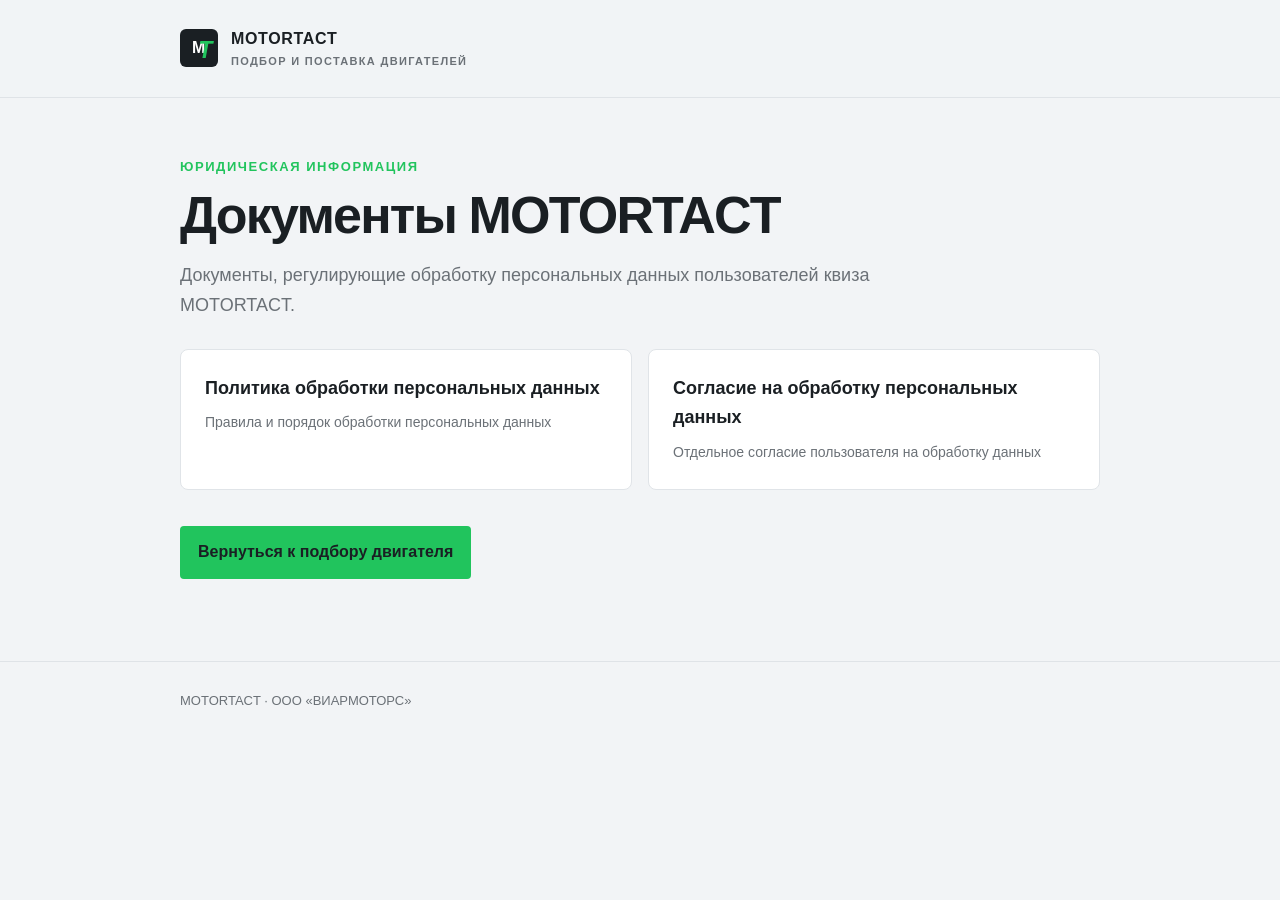
<file: index.html>
<!doctype html><html lang="ru"><head><meta charset="utf-8"><meta name="viewport" content="width=device-width,initial-scale=1"><title>MOTORTACT — юридическая информация</title><meta name="robots" content="noindex,follow"><link rel="stylesheet" href="assets/style.css"></head><body><header class="top"><div class="wrap"><a class="brand" href="https://motortact.com/"><span class="mark">M</span><span>MOTORTACT<small>подбор и поставка двигателей</small></span></a></div></header><main class="wrap"><section class="hero"><div class="eyebrow">Юридическая информация</div><h1>Документы MOTORTACT</h1><p class="lead">Документы, регулирующие обработку персональных данных пользователей квиза MOTORTACT.</p><div class="docs"><a class="doc" href="privacy/"><strong>Политика обработки персональных данных</strong><span>Правила и порядок обработки персональных данных</span></a><a class="doc" href="consent/"><strong>Согласие на обработку персональных данных</strong><span>Отдельное согласие пользователя на обработку данных</span></a></div><a class="button" href="https://motortact.com/">Вернуться к подбору двигателя</a></section></main><footer class="footer"><div class="wrap">MOTORTACT · ООО «ВИАРМОТОРС»</div></footer></body></html>
</file>
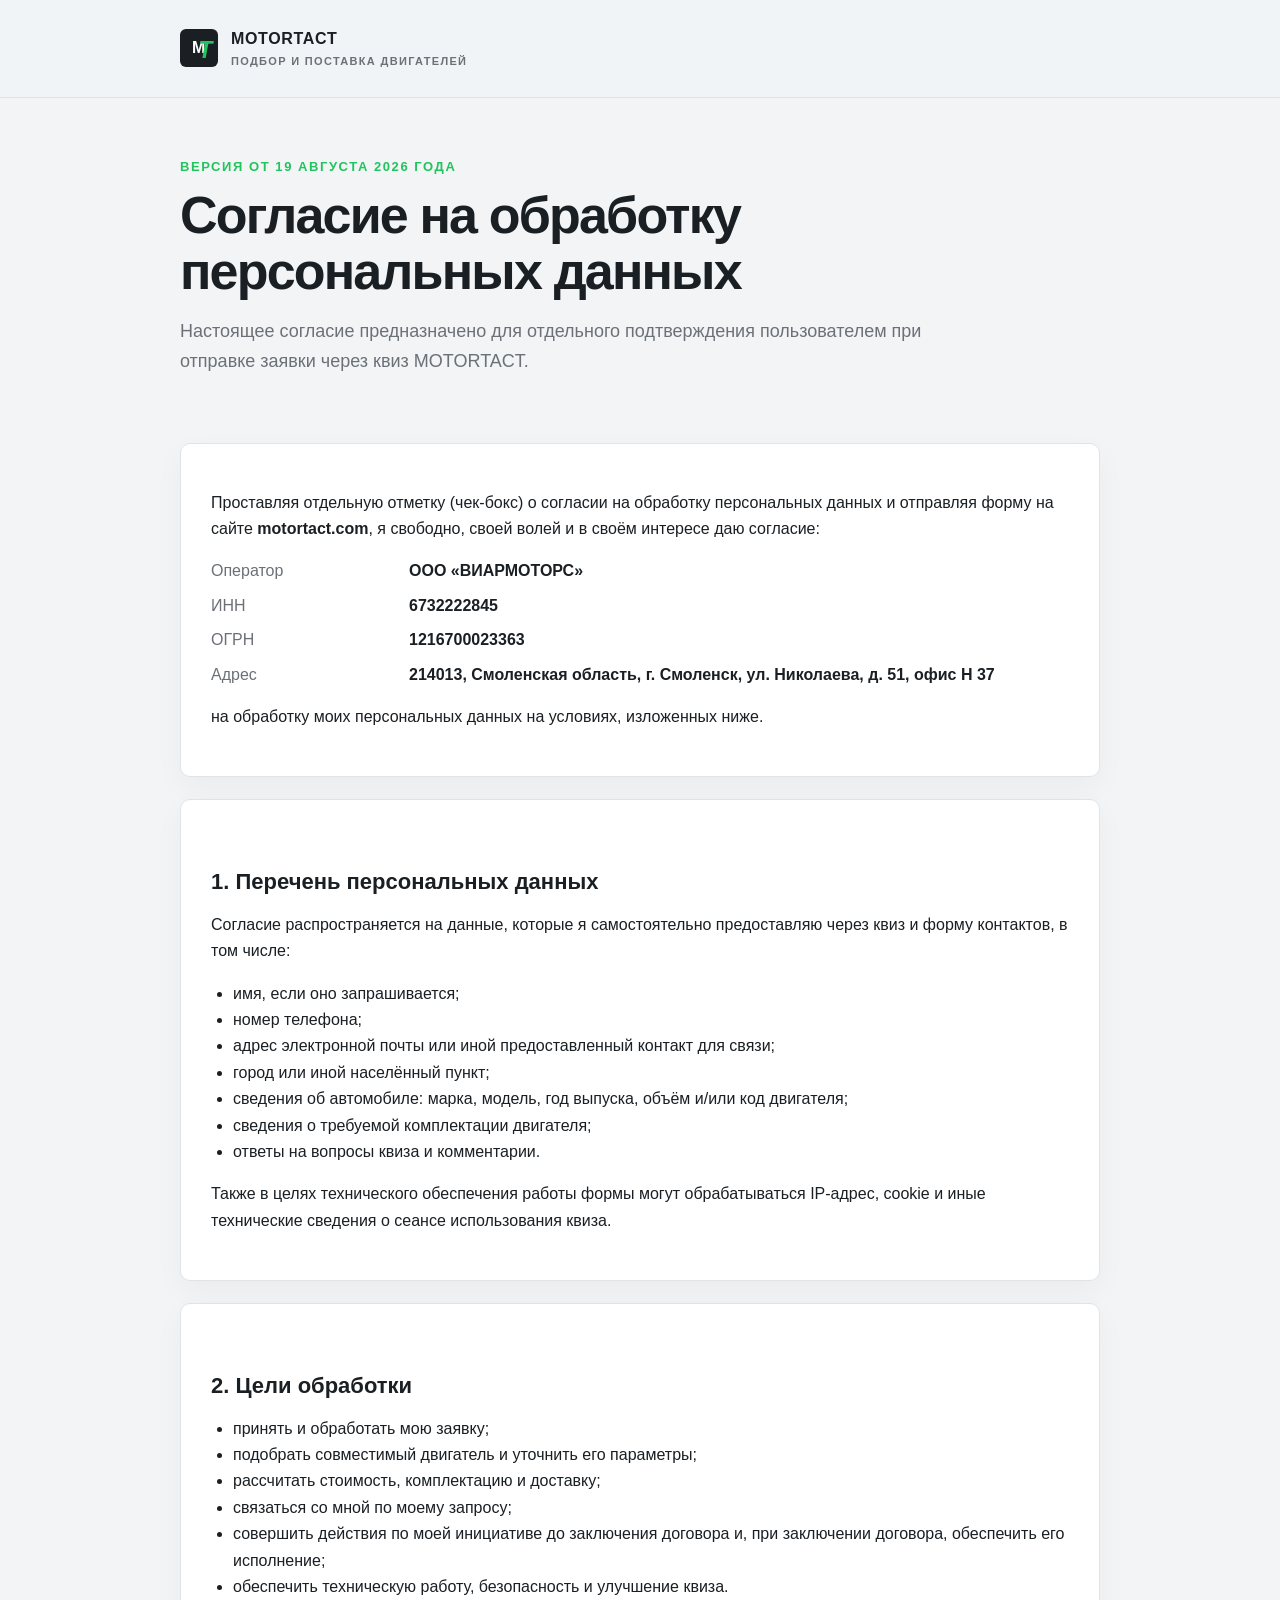
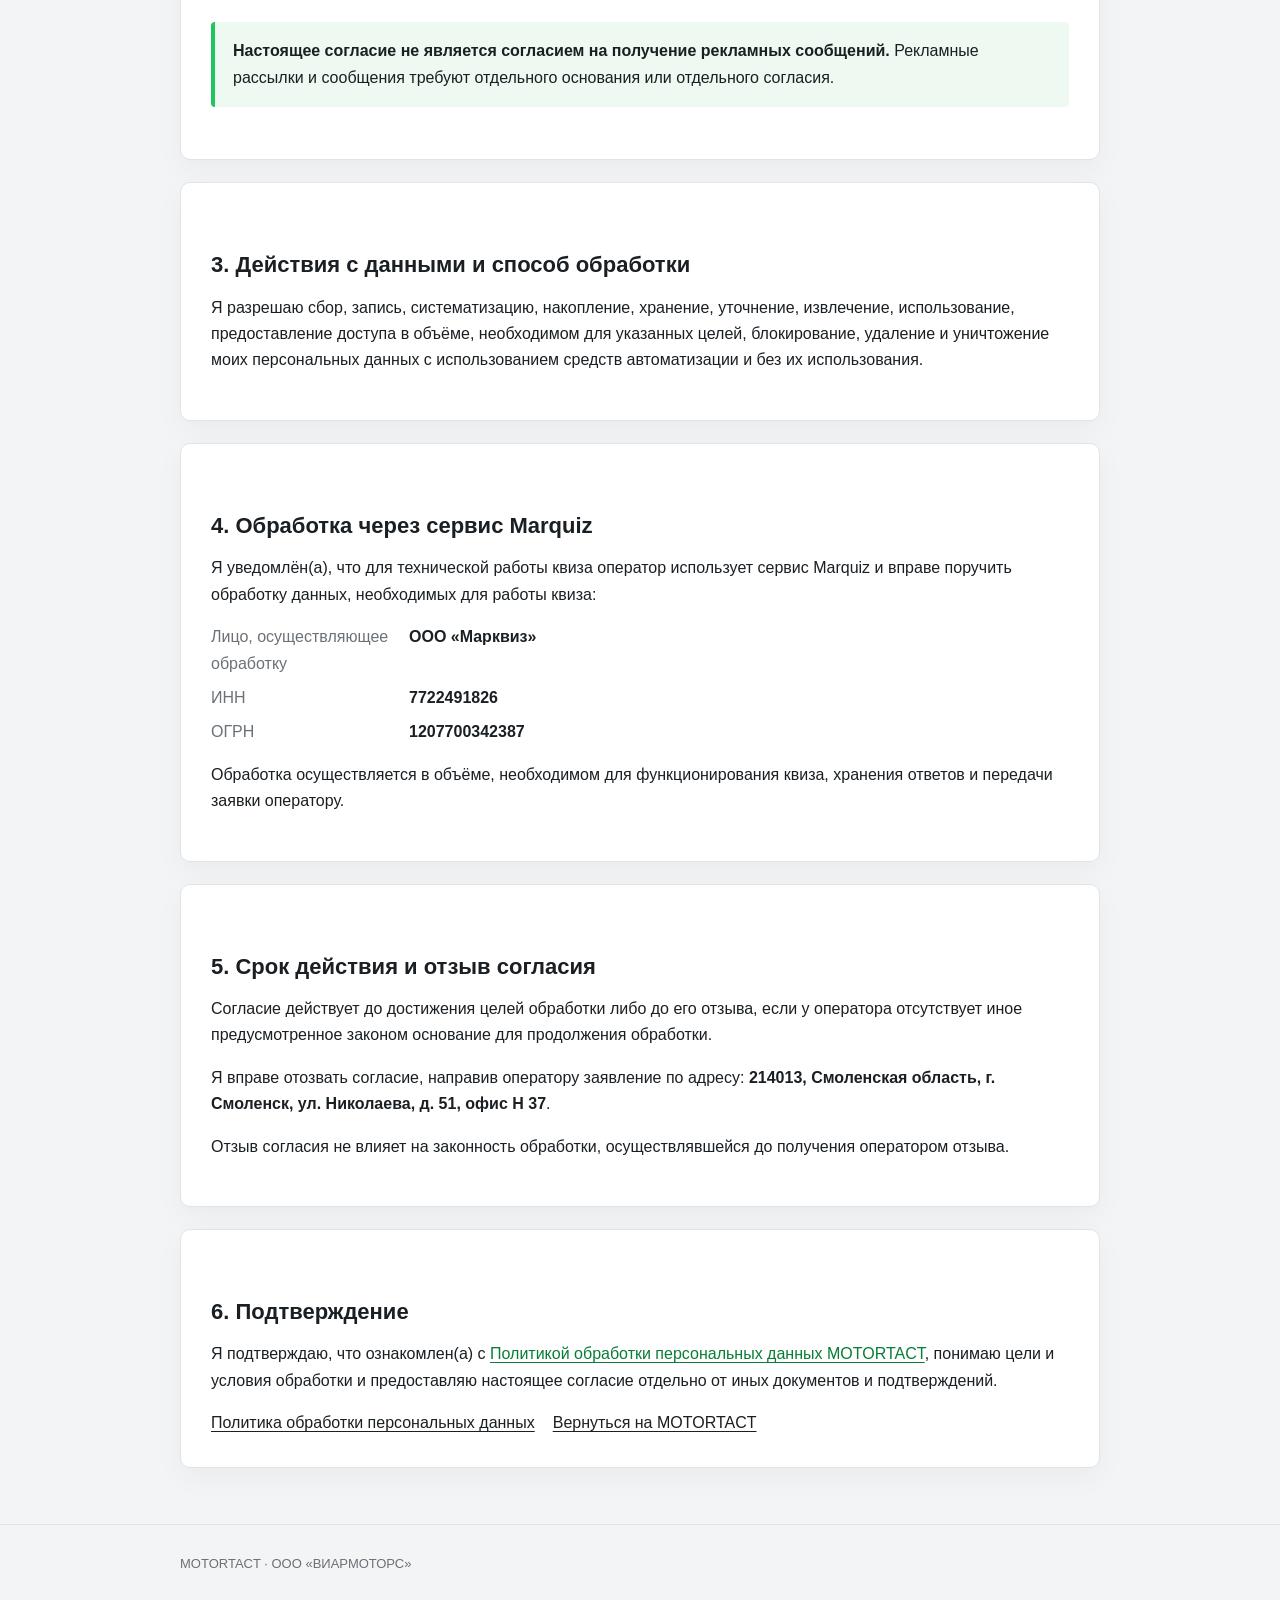
<file: consent/index.html>
<!doctype html><html lang="ru"><head><meta charset="utf-8"><meta name="viewport" content="width=device-width,initial-scale=1"><title>Согласие на обработку персональных данных — MOTORTACT</title><meta name="description" content="Согласие пользователя MOTORTACT на обработку персональных данных."><meta name="robots" content="index,follow"><link rel="stylesheet" href="../assets/style.css"></head><body><header class="top"><div class="wrap"><a class="brand" href="https://motortact.com/"><span class="mark">M</span><span>MOTORTACT<small>подбор и поставка двигателей</small></span></a></div></header><main class="wrap"><section class="hero"><div class="eyebrow">Версия от 19 августа 2026 года</div><h1>Согласие на обработку персональных данных</h1><p class="lead">Настоящее согласие предназначено для отдельного подтверждения пользователем при отправке заявки через квиз MOTORTACT.</p></section><section class="card"><p>Проставляя отдельную отметку (чек-бокс) о согласии на обработку персональных данных и отправляя форму на сайте <strong>motortact.com</strong>, я свободно, своей волей и в своём интересе даю согласие:</p><dl class="meta"><dt>Оператор</dt><dd>ООО «ВИАРМОТОРС»</dd><dt>ИНН</dt><dd>6732222845</dd><dt>ОГРН</dt><dd>1216700023363</dd><dt>Адрес</dt><dd>214013, Смоленская область, г. Смоленск, ул. Николаева, д. 51, офис Н 37</dd></dl><p>на обработку моих персональных данных на условиях, изложенных ниже.</p></section><section class="card"><h2>1. Перечень персональных данных</h2><p>Согласие распространяется на данные, которые я самостоятельно предоставляю через квиз и форму контактов, в том числе:</p><ul><li>имя, если оно запрашивается;</li><li>номер телефона;</li><li>адрес электронной почты или иной предоставленный контакт для связи;</li><li>город или иной населённый пункт;</li><li>сведения об автомобиле: марка, модель, год выпуска, объём и/или код двигателя;</li><li>сведения о требуемой комплектации двигателя;</li><li>ответы на вопросы квиза и комментарии.</li></ul><p>Также в целях технического обеспечения работы формы могут обрабатываться IP-адрес, cookie и иные технические сведения о сеансе использования квиза.</p></section><section class="card"><h2>2. Цели обработки</h2><ul><li>принять и обработать мою заявку;</li><li>подобрать совместимый двигатель и уточнить его параметры;</li><li>рассчитать стоимость, комплектацию и доставку;</li><li>связаться со мной по моему запросу;</li><li>совершить действия по моей инициативе до заключения договора и, при заключении договора, обеспечить его исполнение;</li><li>обеспечить техническую работу, безопасность и улучшение квиза.</li></ul><div class="notice"><strong>Настоящее согласие не является согласием на получение рекламных сообщений.</strong> Рекламные рассылки и сообщения требуют отдельного основания или отдельного согласия.</div></section><section class="card"><h2>3. Действия с данными и способ обработки</h2><p>Я разрешаю сбор, запись, систематизацию, накопление, хранение, уточнение, извлечение, использование, предоставление доступа в объёме, необходимом для указанных целей, блокирование, удаление и уничтожение моих персональных данных с использованием средств автоматизации и без их использования.</p></section><section class="card"><h2>4. Обработка через сервис Marquiz</h2><p>Я уведомлён(а), что для технической работы квиза оператор использует сервис Marquiz и вправе поручить обработку данных, необходимых для работы квиза:</p><dl class="meta"><dt>Лицо, осуществляющее обработку</dt><dd>ООО «Марквиз»</dd><dt>ИНН</dt><dd>7722491826</dd><dt>ОГРН</dt><dd>1207700342387</dd></dl><p>Обработка осуществляется в объёме, необходимом для функционирования квиза, хранения ответов и передачи заявки оператору.</p></section><section class="card"><h2>5. Срок действия и отзыв согласия</h2><p>Согласие действует до достижения целей обработки либо до его отзыва, если у оператора отсутствует иное предусмотренное законом основание для продолжения обработки.</p><p>Я вправе отозвать согласие, направив оператору заявление по адресу: <strong>214013, Смоленская область, г. Смоленск, ул. Николаева, д. 51, офис Н 37</strong>.</p><p>Отзыв согласия не влияет на законность обработки, осуществлявшейся до получения оператором отзыва.</p></section><section class="card"><h2>6. Подтверждение</h2><p>Я подтверждаю, что ознакомлен(а) с <a href="../privacy/">Политикой обработки персональных данных MOTORTACT</a>, понимаю цели и условия обработки и предоставляю настоящее согласие отдельно от иных документов и подтверждений.</p><div class="links"><a href="../privacy/">Политика обработки персональных данных</a><a href="https://motortact.com/">Вернуться на MOTORTACT</a></div></section></main><footer class="footer"><div class="wrap">MOTORTACT · ООО «ВИАРМОТОРС»</div></footer></body></html>
</file>
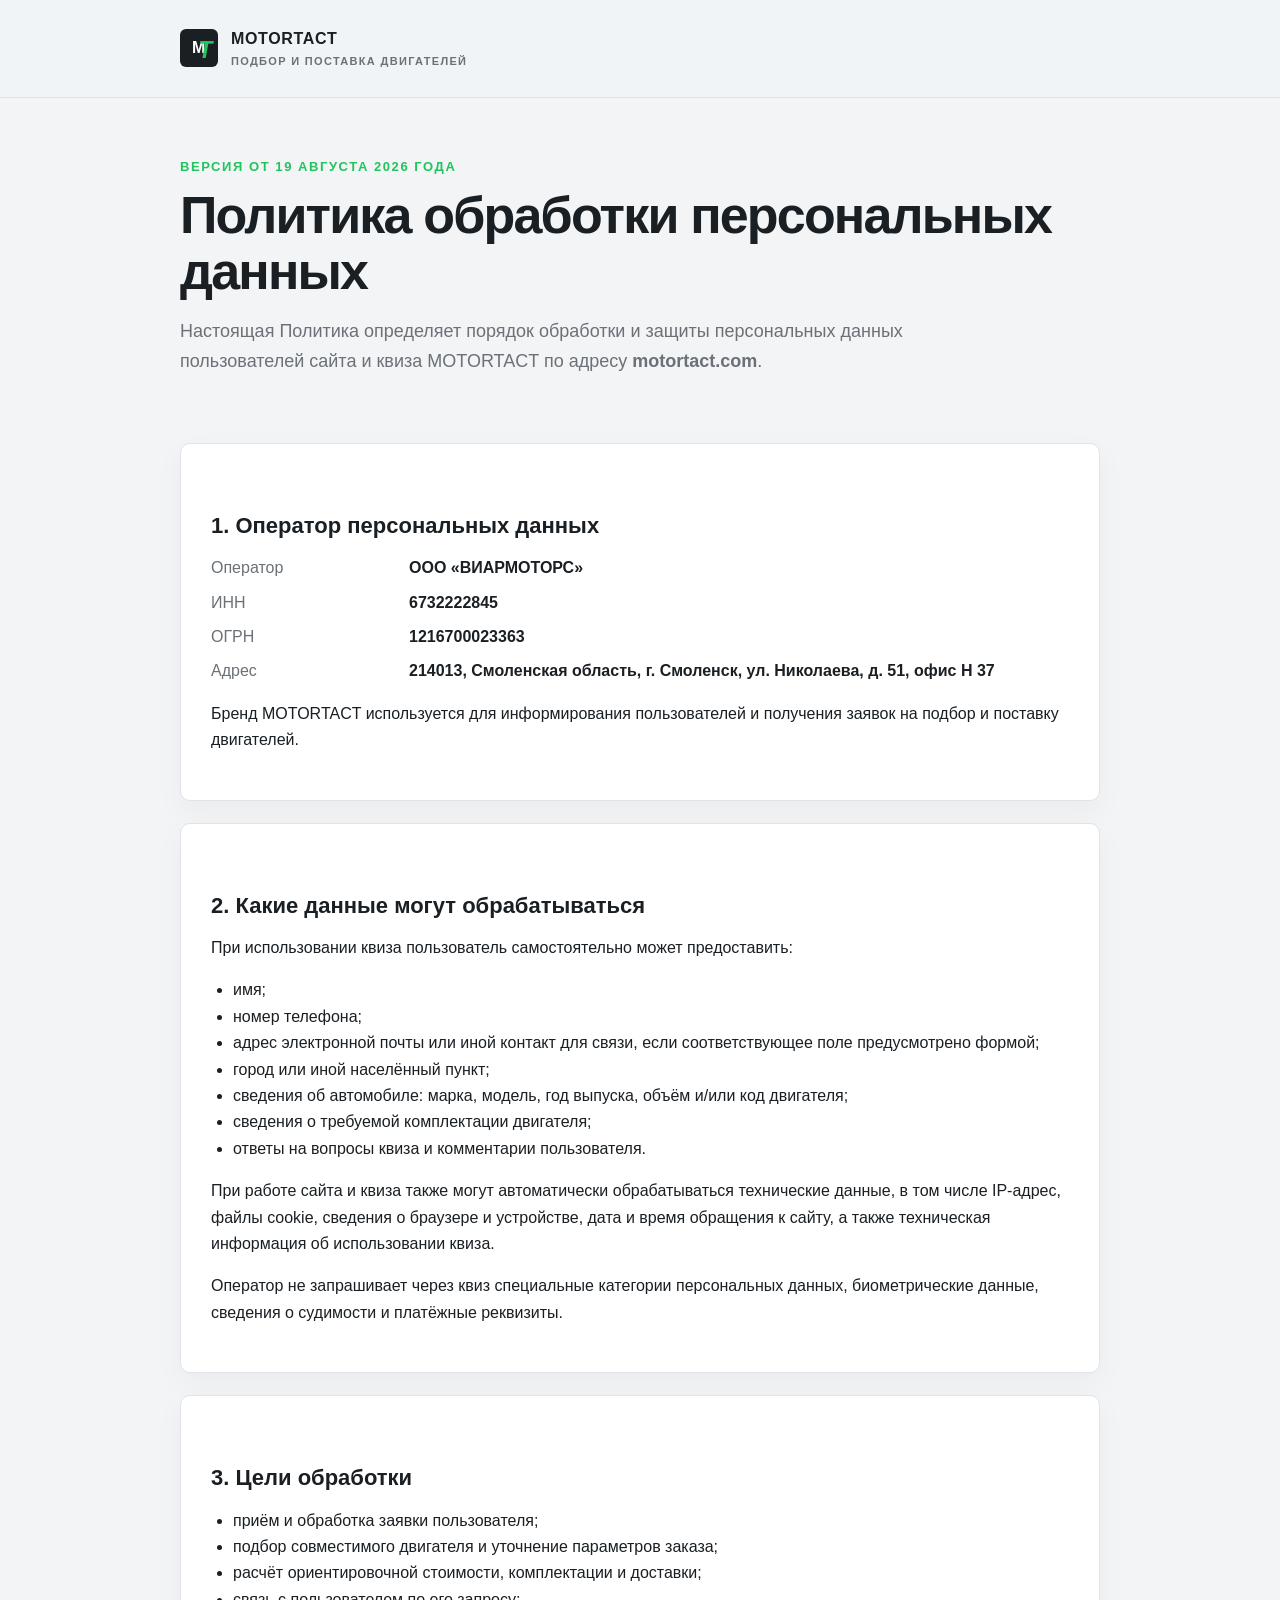
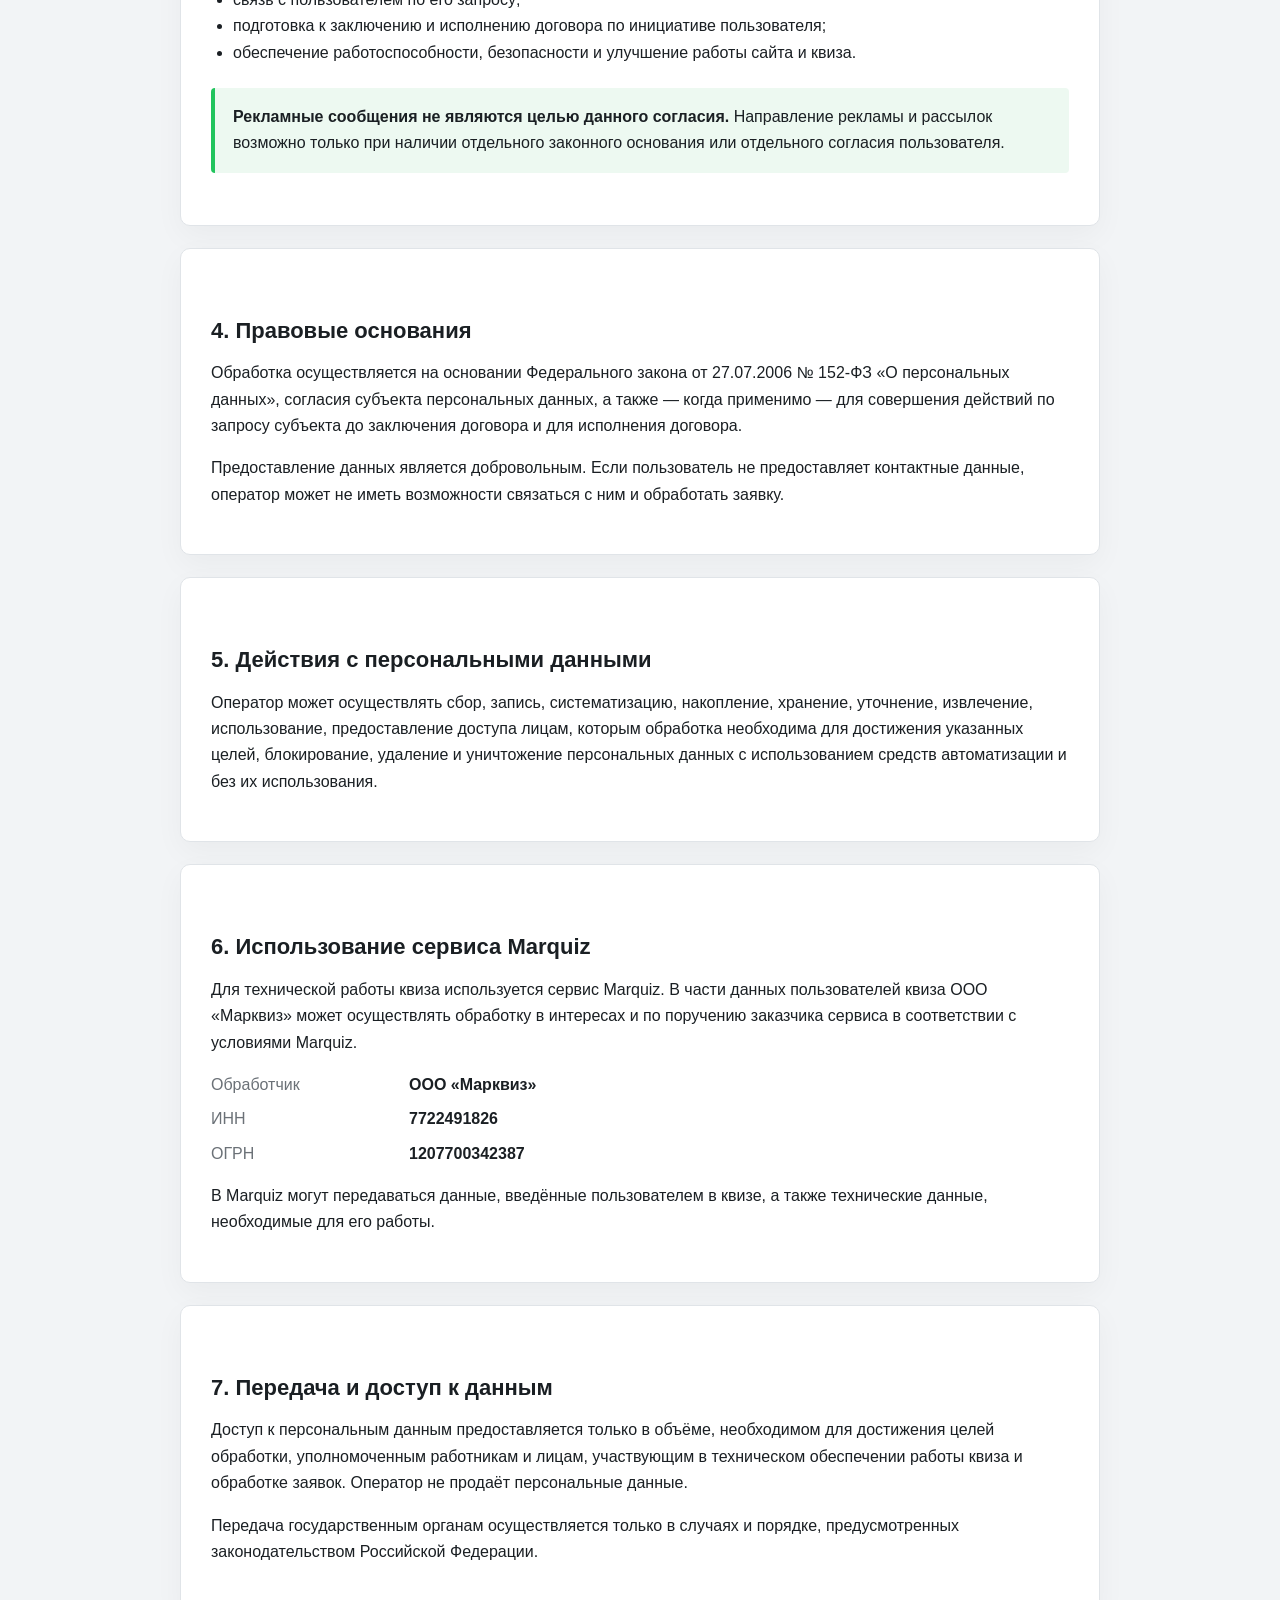
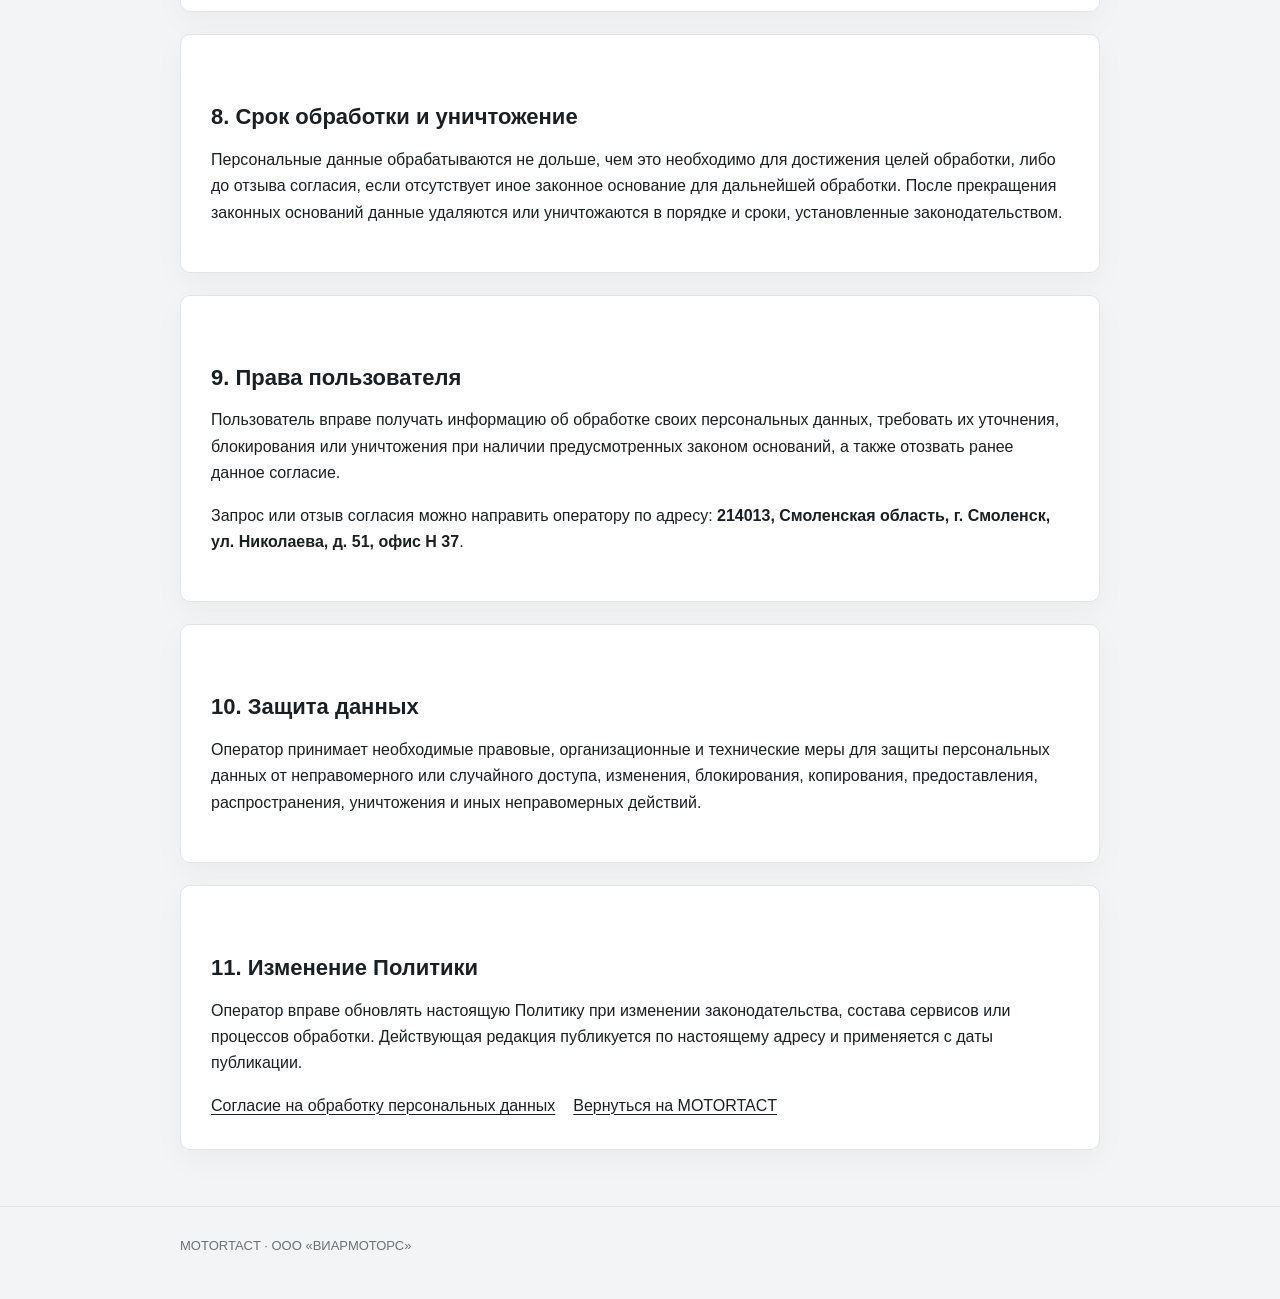
<file: privacy/index.html>
<!doctype html><html lang="ru"><head><meta charset="utf-8"><meta name="viewport" content="width=device-width,initial-scale=1"><title>Политика обработки персональных данных — MOTORTACT</title><meta name="description" content="Политика обработки персональных данных пользователей MOTORTACT."><meta name="robots" content="index,follow"><link rel="stylesheet" href="../assets/style.css"></head><body><header class="top"><div class="wrap"><a class="brand" href="https://motortact.com/"><span class="mark">M</span><span>MOTORTACT<small>подбор и поставка двигателей</small></span></a></div></header><main class="wrap"><section class="hero"><div class="eyebrow">Версия от 19 августа 2026 года</div><h1>Политика обработки персональных данных</h1><p class="lead">Настоящая Политика определяет порядок обработки и защиты персональных данных пользователей сайта и квиза MOTORTACT по адресу <strong>motortact.com</strong>.</p></section><section class="card"><h2>1. Оператор персональных данных</h2><dl class="meta"><dt>Оператор</dt><dd>ООО «ВИАРМОТОРС»</dd><dt>ИНН</dt><dd>6732222845</dd><dt>ОГРН</dt><dd>1216700023363</dd><dt>Адрес</dt><dd>214013, Смоленская область, г. Смоленск, ул. Николаева, д. 51, офис Н 37</dd></dl><p>Бренд MOTORTACT используется для информирования пользователей и получения заявок на подбор и поставку двигателей.</p></section><section class="card"><h2>2. Какие данные могут обрабатываться</h2><p>При использовании квиза пользователь самостоятельно может предоставить:</p><ul><li>имя;</li><li>номер телефона;</li><li>адрес электронной почты или иной контакт для связи, если соответствующее поле предусмотрено формой;</li><li>город или иной населённый пункт;</li><li>сведения об автомобиле: марка, модель, год выпуска, объём и/или код двигателя;</li><li>сведения о требуемой комплектации двигателя;</li><li>ответы на вопросы квиза и комментарии пользователя.</li></ul><p>При работе сайта и квиза также могут автоматически обрабатываться технические данные, в том числе IP-адрес, файлы cookie, сведения о браузере и устройстве, дата и время обращения к сайту, а также техническая информация об использовании квиза.</p><p>Оператор не запрашивает через квиз специальные категории персональных данных, биометрические данные, сведения о судимости и платёжные реквизиты.</p></section><section class="card"><h2>3. Цели обработки</h2><ul><li>приём и обработка заявки пользователя;</li><li>подбор совместимого двигателя и уточнение параметров заказа;</li><li>расчёт ориентировочной стоимости, комплектации и доставки;</li><li>связь с пользователем по его запросу;</li><li>подготовка к заключению и исполнению договора по инициативе пользователя;</li><li>обеспечение работоспособности, безопасности и улучшение работы сайта и квиза.</li></ul><div class="notice"><strong>Рекламные сообщения не являются целью данного согласия.</strong> Направление рекламы и рассылок возможно только при наличии отдельного законного основания или отдельного согласия пользователя.</div></section><section class="card"><h2>4. Правовые основания</h2><p>Обработка осуществляется на основании Федерального закона от 27.07.2006 № 152-ФЗ «О персональных данных», согласия субъекта персональных данных, а также — когда применимо — для совершения действий по запросу субъекта до заключения договора и для исполнения договора.</p><p>Предоставление данных является добровольным. Если пользователь не предоставляет контактные данные, оператор может не иметь возможности связаться с ним и обработать заявку.</p></section><section class="card"><h2>5. Действия с персональными данными</h2><p>Оператор может осуществлять сбор, запись, систематизацию, накопление, хранение, уточнение, извлечение, использование, предоставление доступа лицам, которым обработка необходима для достижения указанных целей, блокирование, удаление и уничтожение персональных данных с использованием средств автоматизации и без их использования.</p></section><section class="card"><h2>6. Использование сервиса Marquiz</h2><p>Для технической работы квиза используется сервис Marquiz. В части данных пользователей квиза ООО «Марквиз» может осуществлять обработку в интересах и по поручению заказчика сервиса в соответствии с условиями Marquiz.</p><dl class="meta"><dt>Обработчик</dt><dd>ООО «Марквиз»</dd><dt>ИНН</dt><dd>7722491826</dd><dt>ОГРН</dt><dd>1207700342387</dd></dl><p>В Marquiz могут передаваться данные, введённые пользователем в квизе, а также технические данные, необходимые для его работы.</p></section><section class="card"><h2>7. Передача и доступ к данным</h2><p>Доступ к персональным данным предоставляется только в объёме, необходимом для достижения целей обработки, уполномоченным работникам и лицам, участвующим в техническом обеспечении работы квиза и обработке заявок. Оператор не продаёт персональные данные.</p><p>Передача государственным органам осуществляется только в случаях и порядке, предусмотренных законодательством Российской Федерации.</p></section><section class="card"><h2>8. Срок обработки и уничтожение</h2><p>Персональные данные обрабатываются не дольше, чем это необходимо для достижения целей обработки, либо до отзыва согласия, если отсутствует иное законное основание для дальнейшей обработки. После прекращения законных оснований данные удаляются или уничтожаются в порядке и сроки, установленные законодательством.</p></section><section class="card"><h2>9. Права пользователя</h2><p>Пользователь вправе получать информацию об обработке своих персональных данных, требовать их уточнения, блокирования или уничтожения при наличии предусмотренных законом оснований, а также отозвать ранее данное согласие.</p><p>Запрос или отзыв согласия можно направить оператору по адресу: <strong>214013, Смоленская область, г. Смоленск, ул. Николаева, д. 51, офис Н 37</strong>.</p></section><section class="card"><h2>10. Защита данных</h2><p>Оператор принимает необходимые правовые, организационные и технические меры для защиты персональных данных от неправомерного или случайного доступа, изменения, блокирования, копирования, предоставления, распространения, уничтожения и иных неправомерных действий.</p></section><section class="card"><h2>11. Изменение Политики</h2><p>Оператор вправе обновлять настоящую Политику при изменении законодательства, состава сервисов или процессов обработки. Действующая редакция публикуется по настоящему адресу и применяется с даты публикации.</p><div class="links"><a href="../consent/">Согласие на обработку персональных данных</a><a href="https://motortact.com/">Вернуться на MOTORTACT</a></div></section></main><footer class="footer"><div class="wrap">MOTORTACT · ООО «ВИАРМОТОРС»</div></footer></body></html>
</file>
<file: assets/style.css>
:root{--graphite:#1A1F23;--steel:#6B7177;--silver:#C0C6CC;--green:#21C45D;--light:#F2F4F6;--white:#fff}*{box-sizing:border-box}html{scroll-behavior:smooth}body{margin:0;background:var(--light);color:var(--graphite);font-family:Montserrat,Inter,-apple-system,BlinkMacSystemFont,"Segoe UI",Arial,sans-serif;line-height:1.65}.wrap{width:min(920px,calc(100% - 32px));margin:0 auto}.top{padding:26px 0;border-bottom:1px solid #dfe3e7;background:rgba(242,244,246,.96)}.brand{display:flex;align-items:center;gap:13px;text-decoration:none;color:var(--graphite);font-weight:800;letter-spacing:.04em}.mark{width:38px;height:38px;border-radius:6px;background:var(--graphite);position:relative;display:grid;place-items:center;color:#fff;font-weight:900}.mark:after{content:"T";color:var(--green);position:absolute;right:5px;bottom:-3px;font-size:23px;font-style:italic}.brand small{display:block;color:var(--steel);font-size:11px;font-weight:600;letter-spacing:.12em;text-transform:uppercase}.hero{padding:58px 0 26px}.eyebrow{color:var(--green);font-size:13px;font-weight:800;letter-spacing:.12em;text-transform:uppercase}h1{font-size:clamp(32px,5vw,52px);line-height:1.08;margin:10px 0 18px;letter-spacing:-.035em}h2{font-size:22px;line-height:1.25;margin:38px 0 12px}p,li{font-size:16px}.lead{font-size:18px;color:var(--steel);max-width:760px}.card{background:var(--white);border:1px solid #e0e4e8;border-radius:10px;padding:30px;margin:22px 0;box-shadow:0 10px 30px rgba(26,31,35,.04)}.meta{display:grid;grid-template-columns:180px 1fr;gap:8px 18px}.meta dt{color:var(--steel)}.meta dd{margin:0;font-weight:600}.notice{border-left:4px solid var(--green);background:#edf9f1;padding:16px 18px;border-radius:4px;margin:22px 0}.muted{color:var(--steel)}a{color:#087d36;text-decoration-thickness:1px;text-underline-offset:3px}ul{padding-left:22px}.footer{margin-top:56px;padding:28px 0 42px;border-top:1px solid #dfe3e7;color:var(--steel);font-size:13px}.links{display:flex;gap:18px;flex-wrap:wrap;margin-top:10px}.links a{color:var(--graphite)}.button{display:inline-block;background:var(--green);color:var(--graphite);font-weight:800;text-decoration:none;padding:13px 18px;border-radius:4px;margin-top:8px}.docs{display:grid;grid-template-columns:repeat(2,minmax(0,1fr));gap:16px;margin:28px 0}.doc{display:block;background:#fff;color:var(--graphite);text-decoration:none;padding:24px;border:1px solid #e0e4e8;border-radius:8px}.doc strong{display:block;font-size:18px;margin-bottom:6px}.doc span{color:var(--steel);font-size:14px}@media(max-width:640px){.meta{grid-template-columns:1fr}.meta dt{margin-top:8px}.card{padding:22px}.hero{padding-top:40px}.docs{grid-template-columns:1fr}}
</file>
